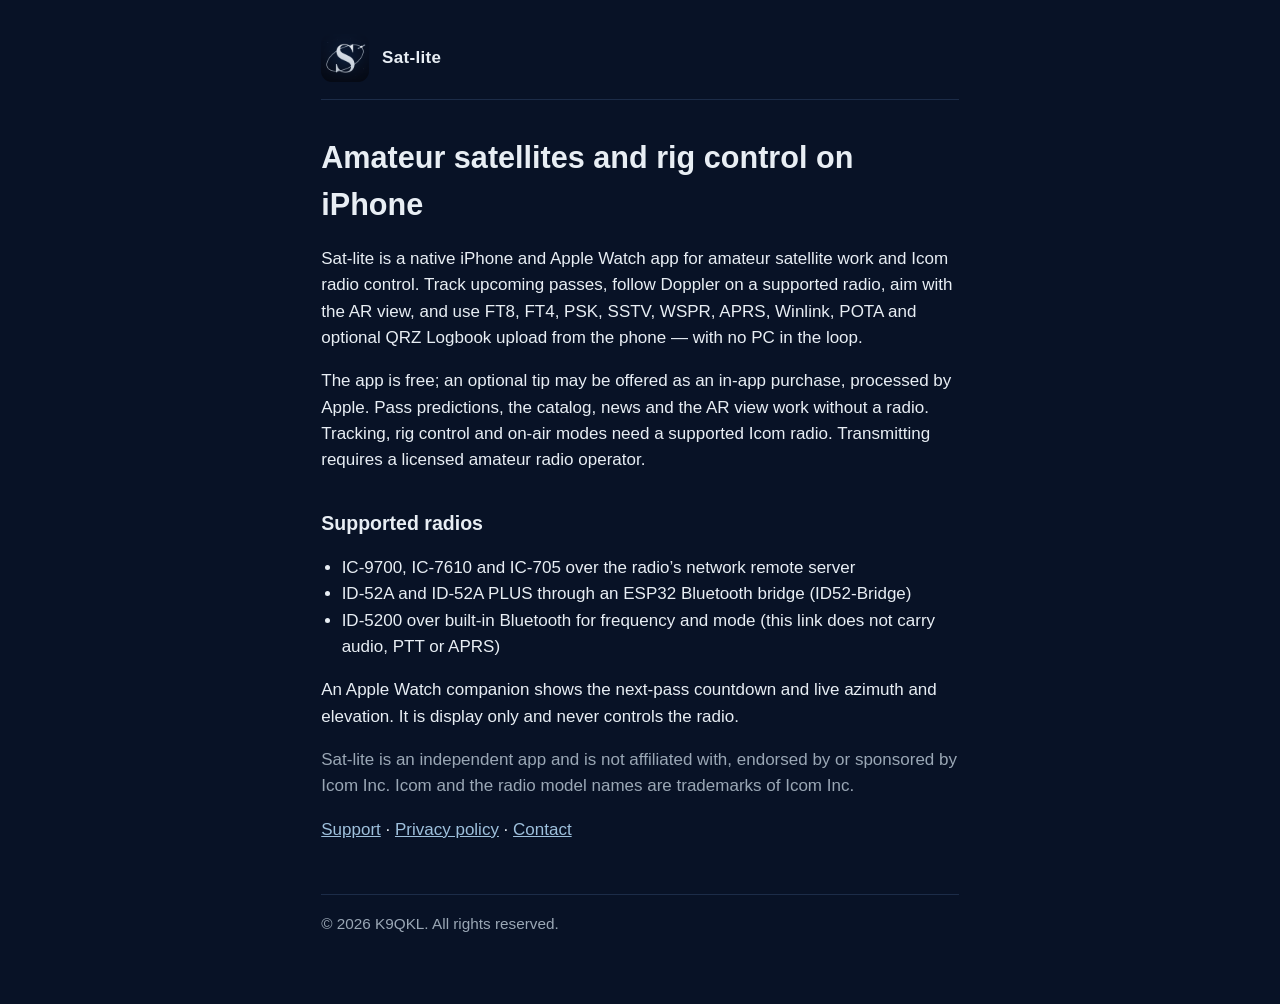
<file: index.html>
<!doctype html>
<html lang="en">
<head>
  <meta charset="utf-8">
  <meta name="viewport" content="width=device-width,initial-scale=1">
  <title>Sat-lite</title>
  <link rel="stylesheet" href="style.css">
</head>
<body>
<main>
  <header>
    <img src="icon.png" alt="Sat-lite icon">
    <a href="./">Sat-lite</a>
  </header>
  <h1>Amateur satellites and rig control on iPhone</h1>
  <p>Sat-lite is a native iPhone and Apple Watch app for amateur satellite work and Icom radio control. Track upcoming passes, follow Doppler on a supported radio, aim with the AR view, and use FT8, FT4, PSK, SSTV, WSPR, APRS, Winlink, POTA and optional QRZ Logbook upload from the phone — with no PC in the loop.</p>
  <p>The app is free; an optional tip may be offered as an in-app purchase, processed by Apple. Pass predictions, the catalog, news and the AR view work without a radio. Tracking, rig control and on-air modes need a supported Icom radio. Transmitting requires a licensed amateur radio operator.</p>
  <h2>Supported radios</h2>
  <ul>
    <li>IC-9700, IC-7610 and IC-705 over the radio’s network remote server</li>
    <li>ID-52A and ID-52A PLUS through an ESP32 Bluetooth bridge (ID52-Bridge)</li>
    <li>ID-5200 over built-in Bluetooth for frequency and mode (this link does not carry audio, PTT or APRS)</li>
  </ul>
  <p>An Apple Watch companion shows the next-pass countdown and live azimuth and elevation. It is display only and never controls the radio.</p>
  <p class="muted">Sat-lite is an independent app and is not affiliated with, endorsed by or sponsored by Icom Inc. Icom and the radio model names are trademarks of Icom Inc.</p>
  <p><a href="support/">Support</a> · <a href="privacy/">Privacy policy</a> · <a href="mailto:droplet-53laminar@icloud.com">Contact</a></p>
  <footer>© 2026 K9QKL. All rights reserved.</footer>
</main>
</body>
</html>
</file>
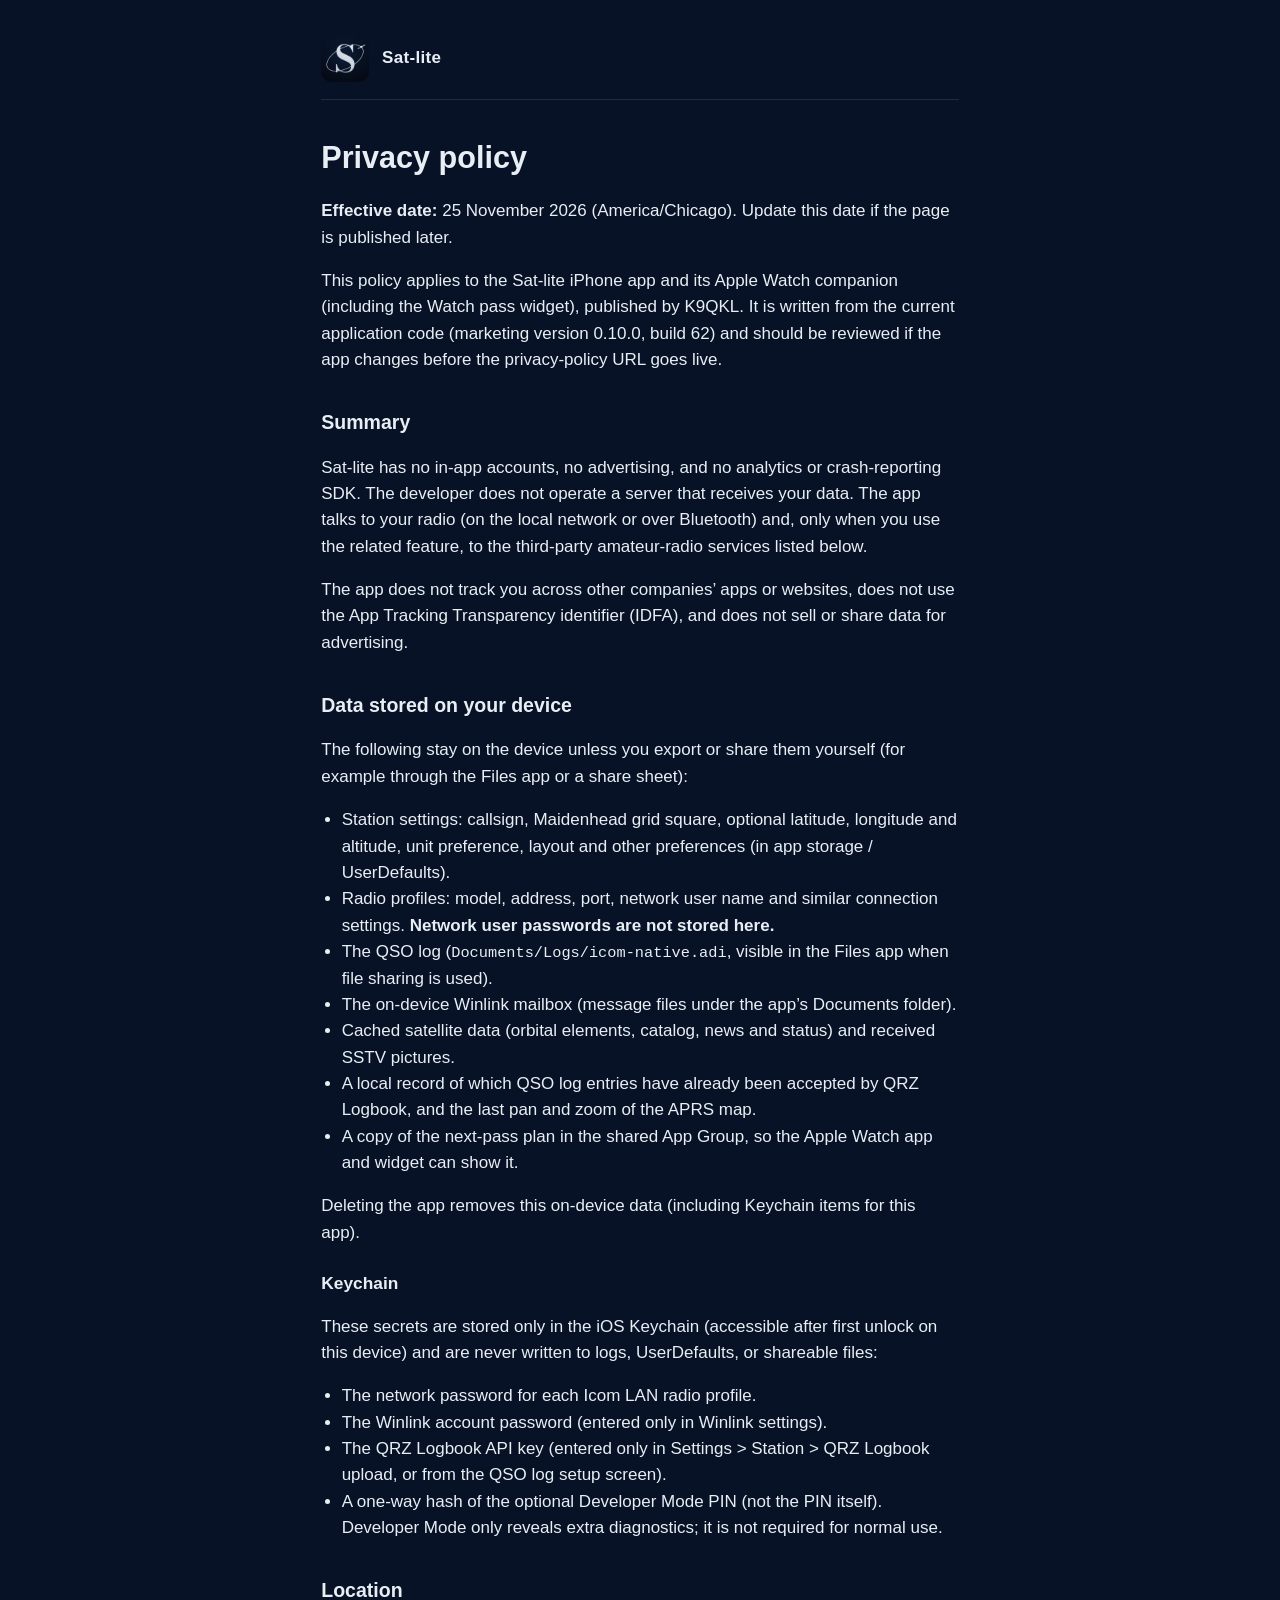
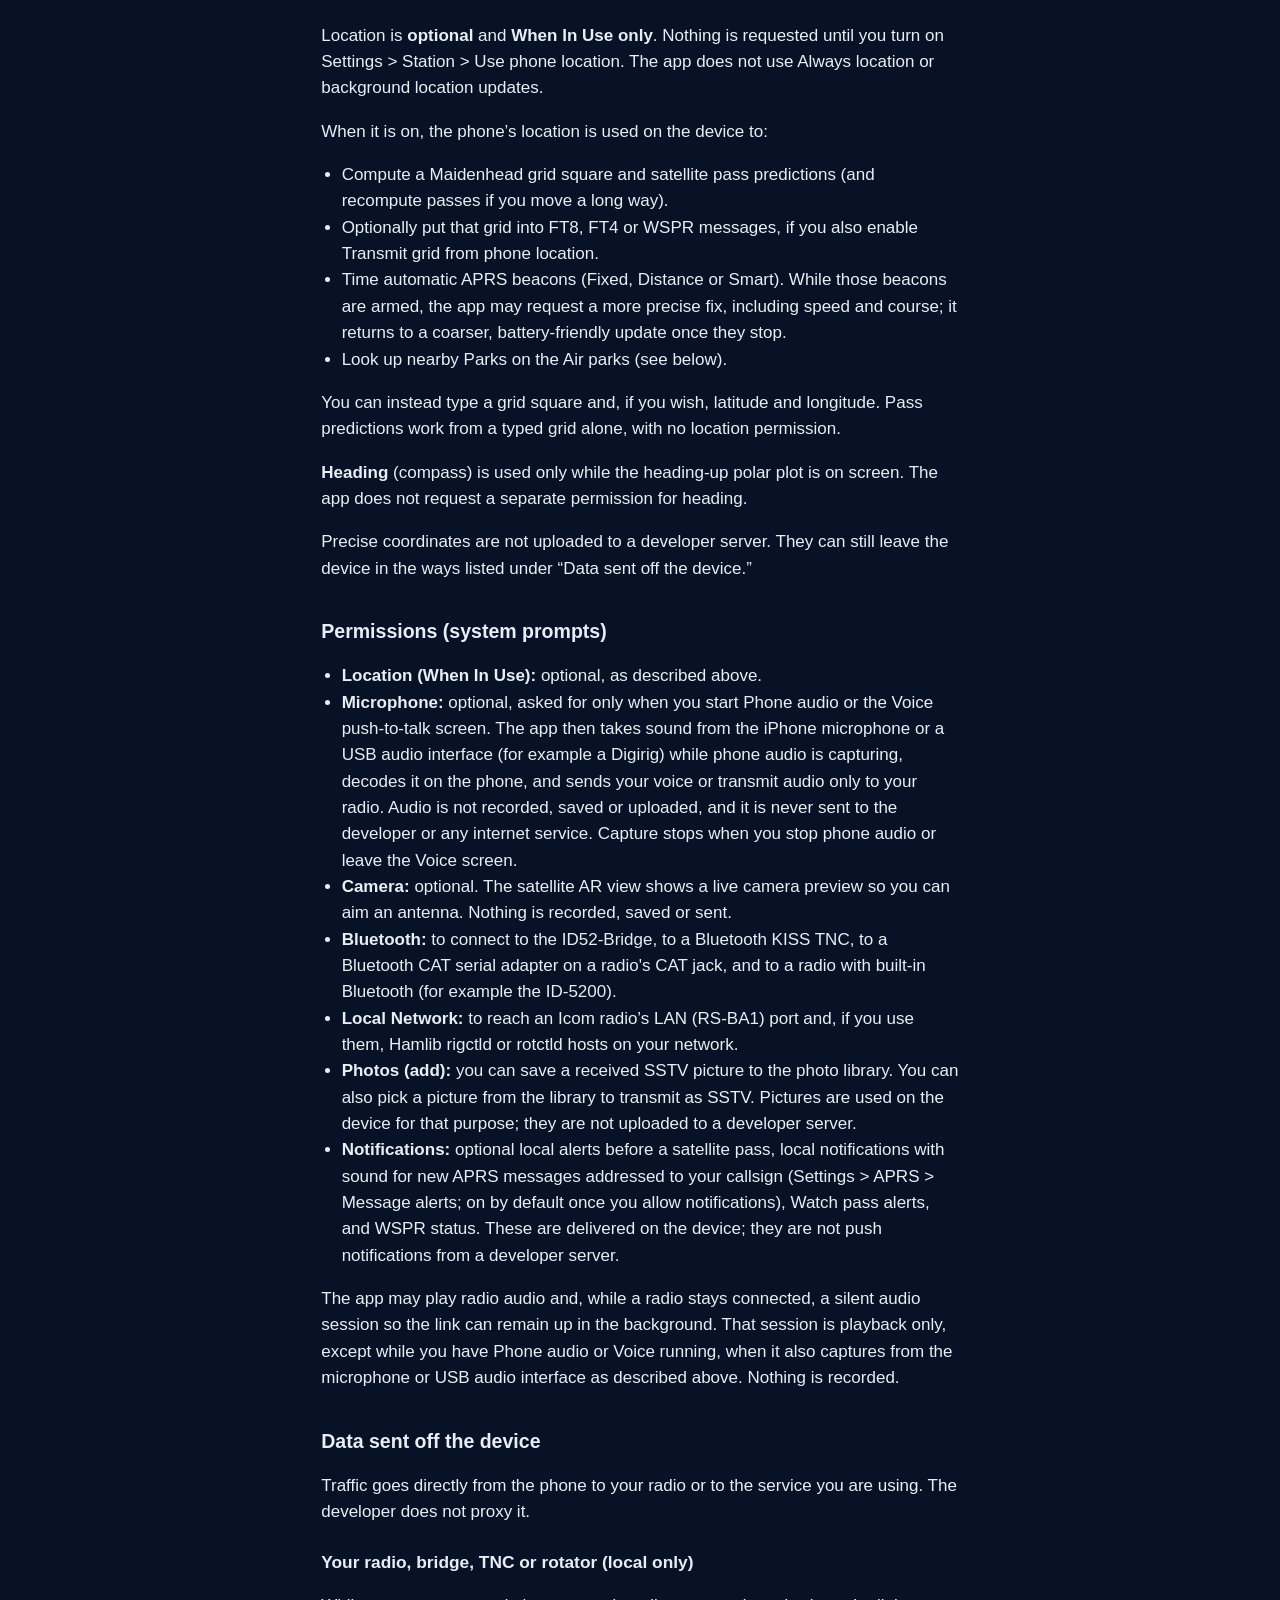
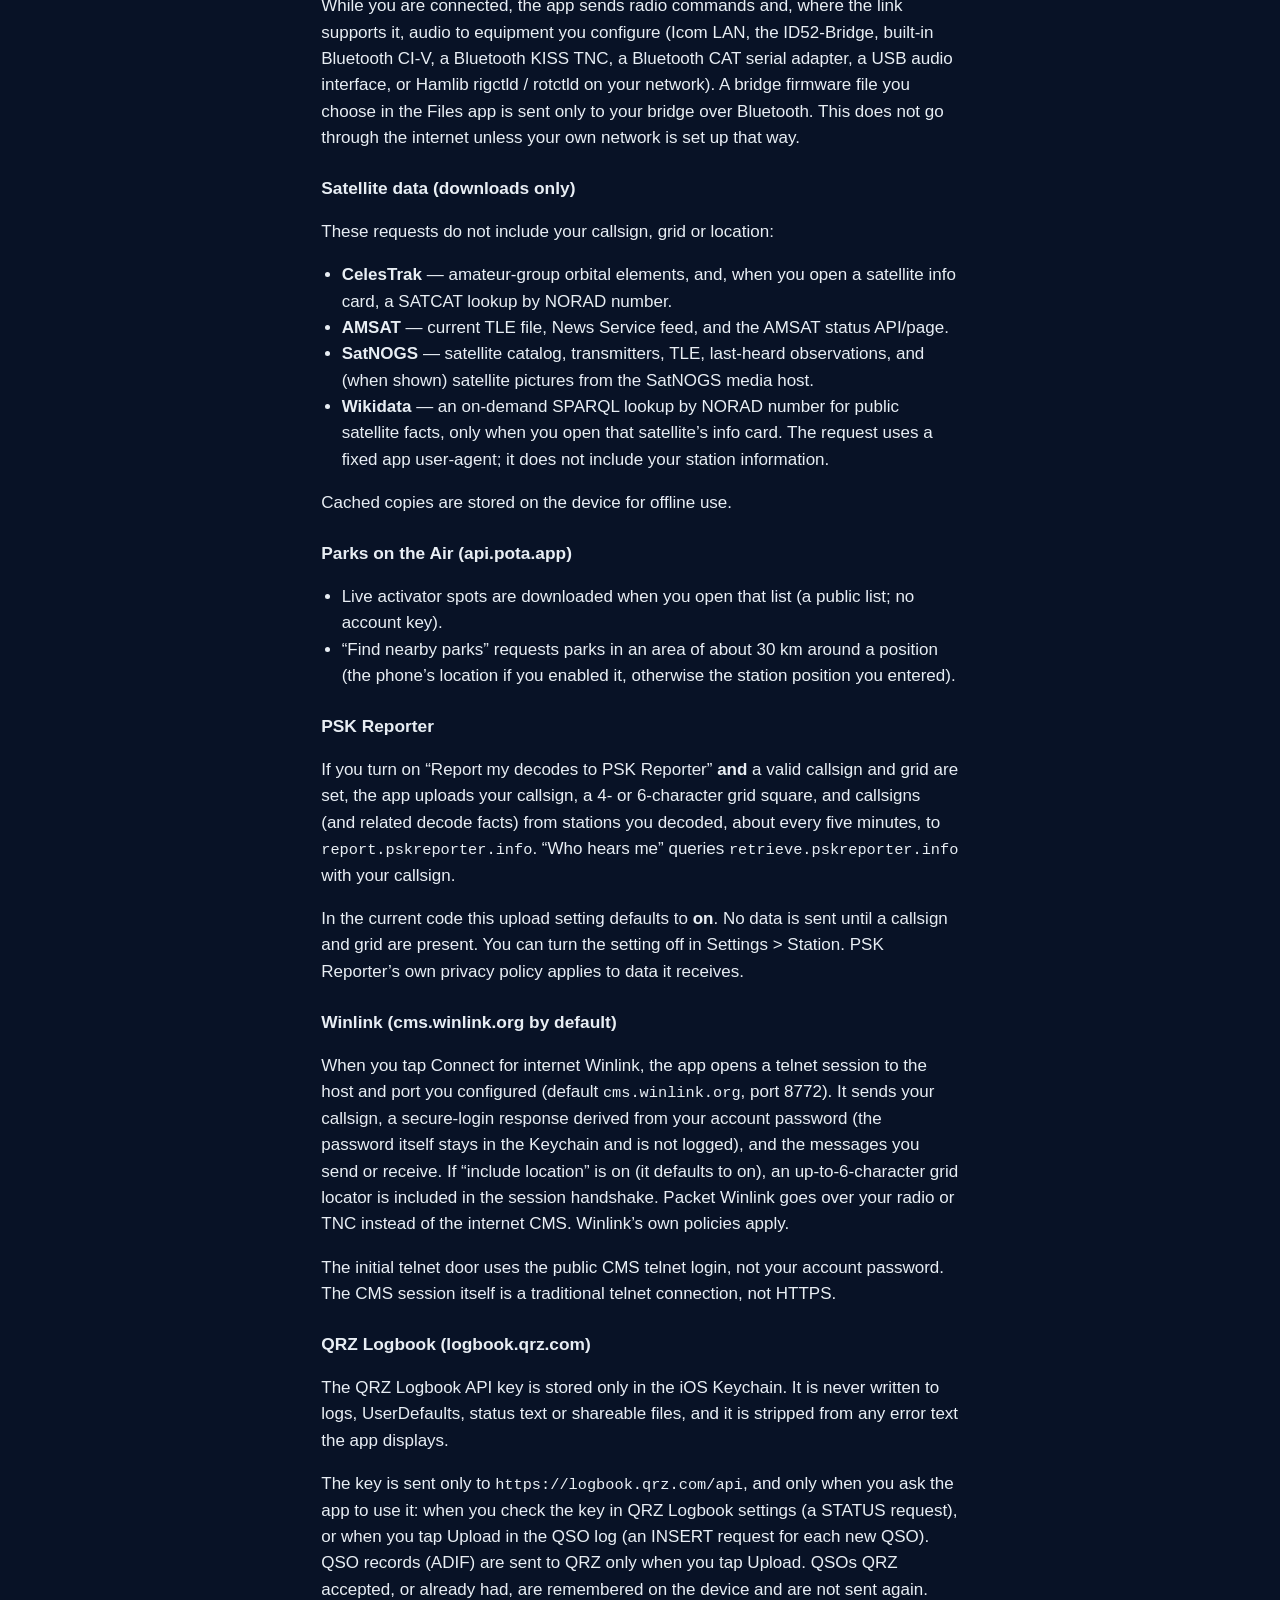
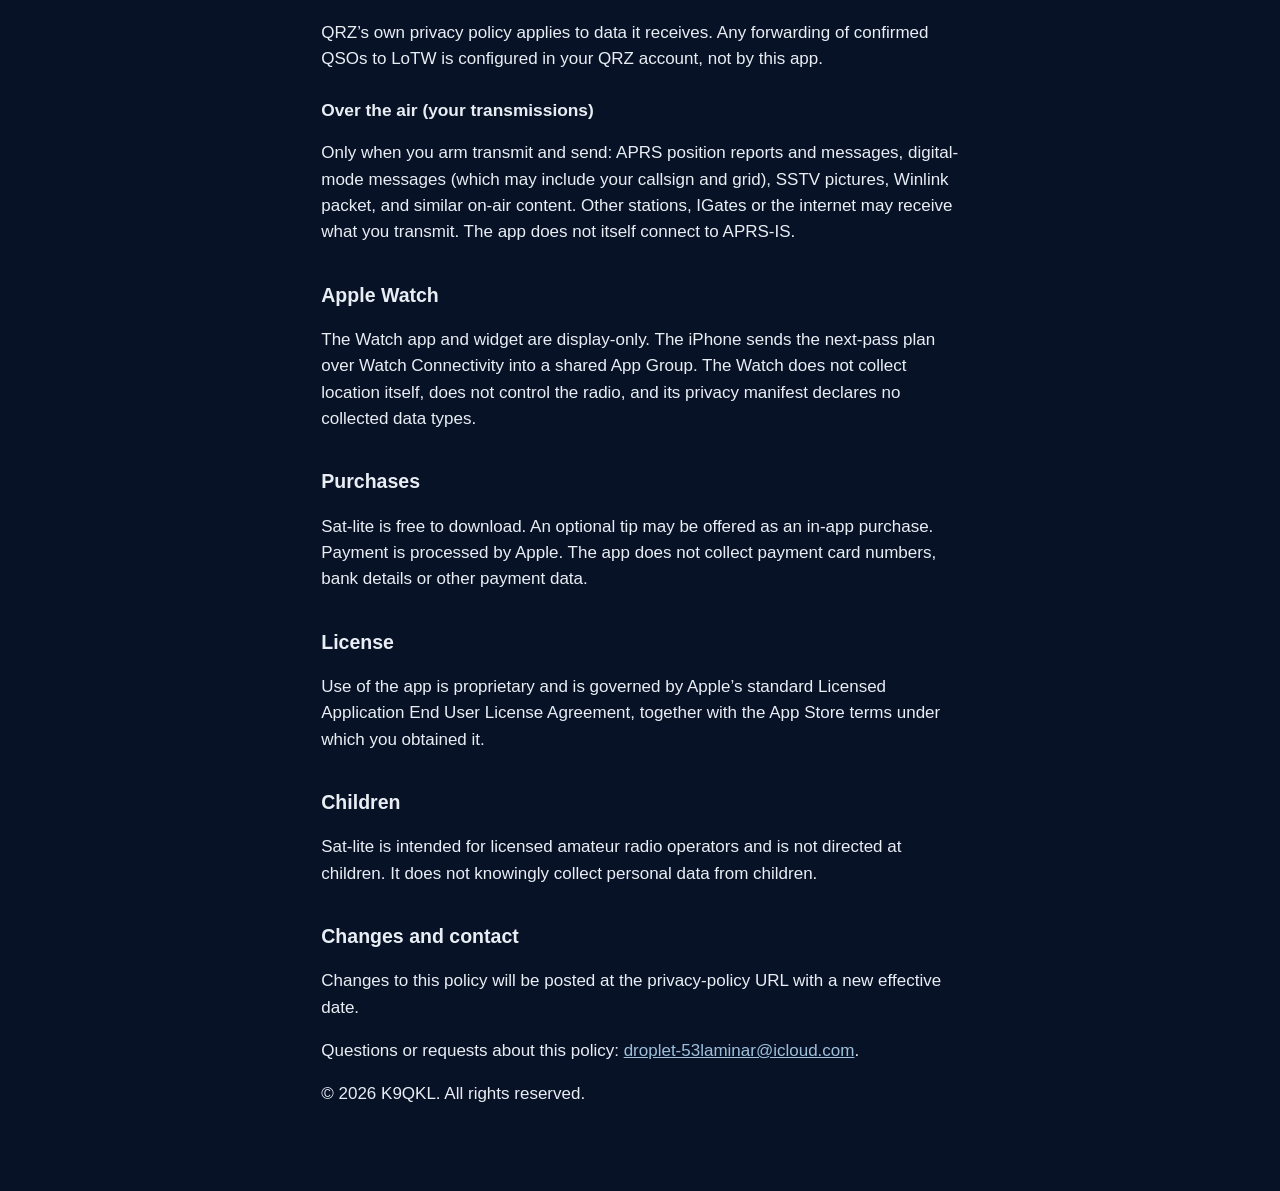
<file: privacy/index.html>
<!doctype html>
<html lang="en">
<head>
  <meta charset="utf-8">
  <meta name="viewport" content="width=device-width,initial-scale=1">
  <title>Sat-lite privacy policy</title>
  <link rel="stylesheet" href="../style.css">
</head>
<body>
<main>
  <header>
    <img src="../icon.png" alt="">
    <a href="../">Sat-lite</a>
  </header>
  <h1>Privacy policy</h1>
<p><strong>Effective date:</strong> 25 November 2026 (America/Chicago). Update this date if the page is published later.</p>
<p>This policy applies to the Sat-lite iPhone app and its Apple Watch companion (including the Watch pass widget), published by K9QKL. It is written from the current application code (marketing version 0.10.0, build 62) and should be reviewed if the app changes before the privacy-policy URL goes live.</p>
<h2>Summary</h2>
<p>Sat-lite has no in-app accounts, no advertising, and no analytics or crash-reporting SDK. The developer does not operate a server that receives your data. The app talks to your radio (on the local network or over Bluetooth) and, only when you use the related feature, to the third-party amateur-radio services listed below.</p>
<p>The app does not track you across other companies’ apps or websites, does not use the App Tracking Transparency identifier (IDFA), and does not sell or share data for advertising.</p>
<h2>Data stored on your device</h2>
<p>The following stay on the device unless you export or share them yourself (for example through the Files app or a share sheet):</p>
<ul>
<li>Station settings: callsign, Maidenhead grid square, optional latitude, longitude and altitude, unit preference, layout and other preferences (in app storage / UserDefaults).</li>
<li>Radio profiles: model, address, port, network user name and similar connection settings. <strong>Network user passwords are not stored here.</strong></li>
<li>The QSO log (<code>Documents/Logs/icom-native.adi</code>, visible in the Files app when file sharing is used).</li>
<li>The on-device Winlink mailbox (message files under the app’s Documents folder).</li>
<li>Cached satellite data (orbital elements, catalog, news and status) and received SSTV pictures.</li>
<li>A local record of which QSO log entries have already been accepted by QRZ Logbook, and the last pan and zoom of the APRS map.</li>
<li>A copy of the next-pass plan in the shared App Group, so the Apple Watch app and widget can show it.</li>
</ul>
<p>Deleting the app removes this on-device data (including Keychain items for this app).</p>
<h3>Keychain</h3>
<p>These secrets are stored only in the iOS Keychain (accessible after first unlock on this device) and are never written to logs, UserDefaults, or shareable files:</p>
<ul>
<li>The network password for each Icom LAN radio profile.</li>
<li>The Winlink account password (entered only in Winlink settings).</li>
<li>The QRZ Logbook API key (entered only in Settings &gt; Station &gt; QRZ Logbook upload, or from the QSO log setup screen).</li>
<li>A one-way hash of the optional Developer Mode PIN (not the PIN itself). Developer Mode only reveals extra diagnostics; it is not required for normal use.</li>
</ul>
<h2>Location</h2>
<p>Location is <strong>optional</strong> and <strong>When In Use only</strong>. Nothing is requested until you turn on Settings &gt; Station &gt; Use phone location. The app does not use Always location or background location updates.</p>
<p>When it is on, the phone’s location is used on the device to:</p>
<ul>
<li>Compute a Maidenhead grid square and satellite pass predictions (and recompute passes if you move a long way).</li>
<li>Optionally put that grid into FT8, FT4 or WSPR messages, if you also enable Transmit grid from phone location.</li>
<li>Time automatic APRS beacons (Fixed, Distance or Smart). While those beacons are armed, the app may request a more precise fix, including speed and course; it returns to a coarser, battery-friendly update once they stop.</li>
<li>Look up nearby Parks on the Air parks (see below).</li>
</ul>
<p>You can instead type a grid square and, if you wish, latitude and longitude. Pass predictions work from a typed grid alone, with no location permission.</p>
<p><strong>Heading</strong> (compass) is used only while the heading-up polar plot is on screen. The app does not request a separate permission for heading.</p>
<p>Precise coordinates are not uploaded to a developer server. They can still leave the device in the ways listed under “Data sent off the device.”</p>
<h2>Permissions (system prompts)</h2>
<ul>
<li><strong>Location (When In Use):</strong> optional, as described above.</li>
<li><strong>Microphone:</strong> optional, asked for only when you start Phone audio or the Voice push-to-talk screen. The app then takes sound from the iPhone microphone or a USB audio interface (for example a Digirig) while phone audio is capturing, decodes it on the phone, and sends your voice or transmit audio only to your radio. Audio is not recorded, saved or uploaded, and it is never sent to the developer or any internet service. Capture stops when you stop phone audio or leave the Voice screen.</li>
<li><strong>Camera:</strong> optional. The satellite AR view shows a live camera preview so you can aim an antenna. Nothing is recorded, saved or sent.</li>
<li><strong>Bluetooth:</strong> to connect to the ID52-Bridge, to a Bluetooth KISS TNC, to a Bluetooth CAT serial adapter on a radio's CAT jack, and to a radio with built-in Bluetooth (for example the ID-5200).</li>
<li><strong>Local Network:</strong> to reach an Icom radio’s LAN (RS-BA1) port and, if you use them, Hamlib rigctld or rotctld hosts on your network.</li>
<li><strong>Photos (add):</strong> you can save a received SSTV picture to the photo library. You can also pick a picture from the library to transmit as SSTV. Pictures are used on the device for that purpose; they are not uploaded to a developer server.</li>
<li><strong>Notifications:</strong> optional local alerts before a satellite pass, local notifications with sound for new APRS messages addressed to your callsign (Settings &gt; APRS &gt; Message alerts; on by default once you allow notifications), Watch pass alerts, and WSPR status. These are delivered on the device; they are not push notifications from a developer server.</li>
</ul>
<p>The app may play radio audio and, while a radio stays connected, a silent audio session so the link can remain up in the background. That session is playback only, except while you have Phone audio or Voice running, when it also captures from the microphone or USB audio interface as described above. Nothing is recorded.</p>
<h2>Data sent off the device</h2>
<p>Traffic goes directly from the phone to your radio or to the service you are using. The developer does not proxy it.</p>
<h3>Your radio, bridge, TNC or rotator (local only)</h3>
<p>While you are connected, the app sends radio commands and, where the link supports it, audio to equipment you configure (Icom LAN, the ID52-Bridge, built-in Bluetooth CI-V, a Bluetooth KISS TNC, a Bluetooth CAT serial adapter, a USB audio interface, or Hamlib rigctld / rotctld on your network). A bridge firmware file you choose in the Files app is sent only to your bridge over Bluetooth. This does not go through the internet unless your own network is set up that way.</p>
<h3>Satellite data (downloads only)</h3>
<p>These requests do not include your callsign, grid or location:</p>
<ul>
<li><strong>CelesTrak</strong> — amateur-group orbital elements, and, when you open a satellite info card, a SATCAT lookup by NORAD number.</li>
<li><strong>AMSAT</strong> — current TLE file, News Service feed, and the AMSAT status API/page.</li>
<li><strong>SatNOGS</strong> — satellite catalog, transmitters, TLE, last-heard observations, and (when shown) satellite pictures from the SatNOGS media host.</li>
<li><strong>Wikidata</strong> — an on-demand SPARQL lookup by NORAD number for public satellite facts, only when you open that satellite’s info card. The request uses a fixed app user-agent; it does not include your station information.</li>
</ul>
<p>Cached copies are stored on the device for offline use.</p>
<h3>Parks on the Air (api.pota.app)</h3>
<ul>
<li>Live activator spots are downloaded when you open that list (a public list; no account key).</li>
<li>“Find nearby parks” requests parks in an area of about 30 km around a position (the phone’s location if you enabled it, otherwise the station position you entered).</li>
</ul>
<h3>PSK Reporter</h3>
<p>If you turn on “Report my decodes to PSK Reporter” <strong>and</strong> a valid callsign and grid are set, the app uploads your callsign, a 4- or 6-character grid square, and callsigns (and related decode facts) from stations you decoded, about every five minutes, to <code>report.pskreporter.info</code>. “Who hears me” queries <code>retrieve.pskreporter.info</code> with your callsign.</p>
<p>In the current code this upload setting defaults to <strong>on</strong>. No data is sent until a callsign and grid are present. You can turn the setting off in Settings &gt; Station. PSK Reporter’s own privacy policy applies to data it receives.</p>
<h3>Winlink (cms.winlink.org by default)</h3>
<p>When you tap Connect for internet Winlink, the app opens a telnet session to the host and port you configured (default <code>cms.winlink.org</code>, port 8772). It sends your callsign, a secure-login response derived from your account password (the password itself stays in the Keychain and is not logged), and the messages you send or receive. If “include location” is on (it defaults to on), an up-to-6-character grid locator is included in the session handshake. Packet Winlink goes over your radio or TNC instead of the internet CMS. Winlink’s own policies apply.</p>
<p>The initial telnet door uses the public CMS telnet login, not your account password. The CMS session itself is a traditional telnet connection, not HTTPS.</p>
<h3>QRZ Logbook (logbook.qrz.com)</h3>
<p>The QRZ Logbook API key is stored only in the iOS Keychain. It is never written to logs, UserDefaults, status text or shareable files, and it is stripped from any error text the app displays.</p>
<p>The key is sent only to <code>https://logbook.qrz.com/api</code>, and only when you ask the app to use it: when you check the key in QRZ Logbook settings (a STATUS request), or when you tap Upload in the QSO log (an INSERT request for each new QSO). QSO records (ADIF) are sent to QRZ only when you tap Upload. QSOs QRZ accepted, or already had, are remembered on the device and are not sent again.</p>
<p>QRZ’s own privacy policy applies to data it receives. Any forwarding of confirmed QSOs to LoTW is configured in your QRZ account, not by this app.</p>
<h3>Over the air (your transmissions)</h3>
<p>Only when you arm transmit and send: APRS position reports and messages, digital-mode messages (which may include your callsign and grid), SSTV pictures, Winlink packet, and similar on-air content. Other stations, IGates or the internet may receive what you transmit. The app does not itself connect to APRS-IS.</p>
<h2>Apple Watch</h2>
<p>The Watch app and widget are display-only. The iPhone sends the next-pass plan over Watch Connectivity into a shared App Group. The Watch does not collect location itself, does not control the radio, and its privacy manifest declares no collected data types.</p>
<h2>Purchases</h2>
<p>Sat-lite is free to download. An optional tip may be offered as an in-app purchase. Payment is processed by Apple. The app does not collect payment card numbers, bank details or other payment data.</p>
<h2>License</h2>
<p>Use of the app is proprietary and is governed by Apple’s standard Licensed Application End User License Agreement, together with the App Store terms under which you obtained it.</p>
<h2>Children</h2>
<p>Sat-lite is intended for licensed amateur radio operators and is not directed at children. It does not knowingly collect personal data from children.</p>
<h2>Changes and contact</h2>
<p>Changes to this policy will be posted at the privacy-policy URL with a new effective date.</p>
<p>Questions or requests about this policy: <a href="mailto:droplet-53laminar@icloud.com">droplet-53laminar@icloud.com</a>.</p>
<p>© 2026 K9QKL. All rights reserved.</p>
</main>
</body>
</html>
</file>
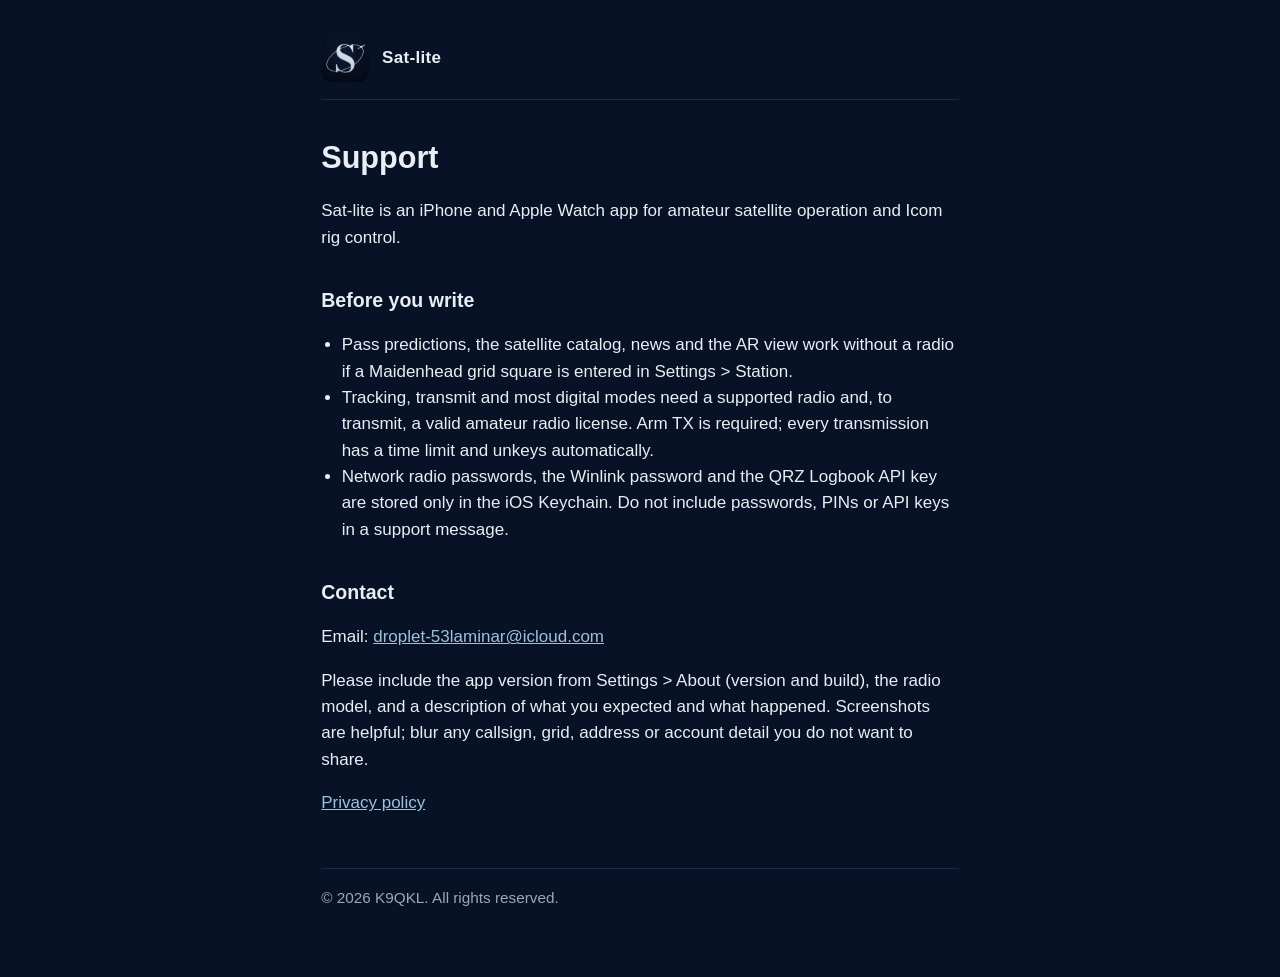
<file: support/index.html>
<!doctype html>
<html lang="en">
<head>
  <meta charset="utf-8">
  <meta name="viewport" content="width=device-width,initial-scale=1">
  <title>Sat-lite support</title>
  <link rel="stylesheet" href="../style.css">
</head>
<body>
<main>
  <header>
    <img src="../icon.png" alt="">
    <a href="../">Sat-lite</a>
  </header>
  <h1>Support</h1>
  <p>Sat-lite is an iPhone and Apple Watch app for amateur satellite operation and Icom rig control.</p>
  <h2>Before you write</h2>
  <ul>
    <li>Pass predictions, the satellite catalog, news and the AR view work without a radio if a Maidenhead grid square is entered in Settings &gt; Station.</li>
    <li>Tracking, transmit and most digital modes need a supported radio and, to transmit, a valid amateur radio license. Arm TX is required; every transmission has a time limit and unkeys automatically.</li>
    <li>Network radio passwords, the Winlink password and the QRZ Logbook API key are stored only in the iOS Keychain. Do not include passwords, PINs or API keys in a support message.</li>
  </ul>
  <h2>Contact</h2>
  <p>Email: <a href="mailto:droplet-53laminar@icloud.com">droplet-53laminar@icloud.com</a></p>
  <p>Please include the app version from Settings &gt; About (version and build), the radio model, and a description of what you expected and what happened. Screenshots are helpful; blur any callsign, grid, address or account detail you do not want to share.</p>
  <p><a href="../privacy/">Privacy policy</a></p>
  <footer>© 2026 K9QKL. All rights reserved.</footer>
</main>
</body>
</html>
</file>
<file: style.css>
/* Sat-lite GitHub Pages */
:root {
  --bg: #081226;
  --bg-2: #0c1a33;
  --fg: #e8eef4;
  --muted: #9aa7b5;
  --line: #1c2c48;
  --accent: #c5d0db;
  --link: #9ec0dc;
}
* { box-sizing: border-box; }
html, body {
  margin: 0;
  padding: 0;
  background: var(--bg);
  color: var(--fg);
  font: 17px/1.55 "IBM Plex Sans", "Helvetica Neue", Helvetica, Arial, sans-serif;
}
main {
  max-width: 40rem;
  margin: 0 auto;
  padding: 2rem 1.25rem 4rem;
}
header {
  display: flex;
  align-items: center;
  gap: 0.75rem;
  margin-bottom: 2rem;
  padding-bottom: 1rem;
  border-bottom: 1px solid var(--line);
}
header img {
  width: 48px;
  height: 48px;
  border-radius: 11px;
}
header a {
  color: var(--fg);
  text-decoration: none;
  font-weight: 600;
  letter-spacing: 0.02em;
}
h1 { font-size: 1.8rem; font-weight: 600; margin: 0 0 0.75rem; }
h2 { font-size: 1.15rem; font-weight: 600; margin: 2rem 0 0.6rem; }
p, li { color: var(--fg); }
.muted, .placeholder { color: var(--muted); }
a { color: var(--link); }
table { border-collapse: collapse; width: 100%; margin: 1rem 0; font-size: 0.95rem; }
th, td { border: 1px solid var(--line); padding: 0.5rem 0.6rem; text-align: left; vertical-align: top; }
th { background: var(--bg-2); }
footer {
  margin-top: 3rem;
  padding-top: 1rem;
  border-top: 1px solid var(--line);
  color: var(--muted);
  font-size: 0.9rem;
}
.banner {
  background: var(--bg-2);
  border: 1px dashed #5a6d82;
  color: #d7c07a;
  padding: 0.75rem 1rem;
  margin-bottom: 1.5rem;
  border-radius: 6px;
  font-size: 0.95rem;
}
ul { padding-left: 1.2rem; }
h3 { font-size: 1.02rem; font-weight: 600; margin: 1.4rem 0 0.5rem; }
code { font-family: "IBM Plex Mono", ui-monospace, monospace; font-size: 0.9em; }
</file>
